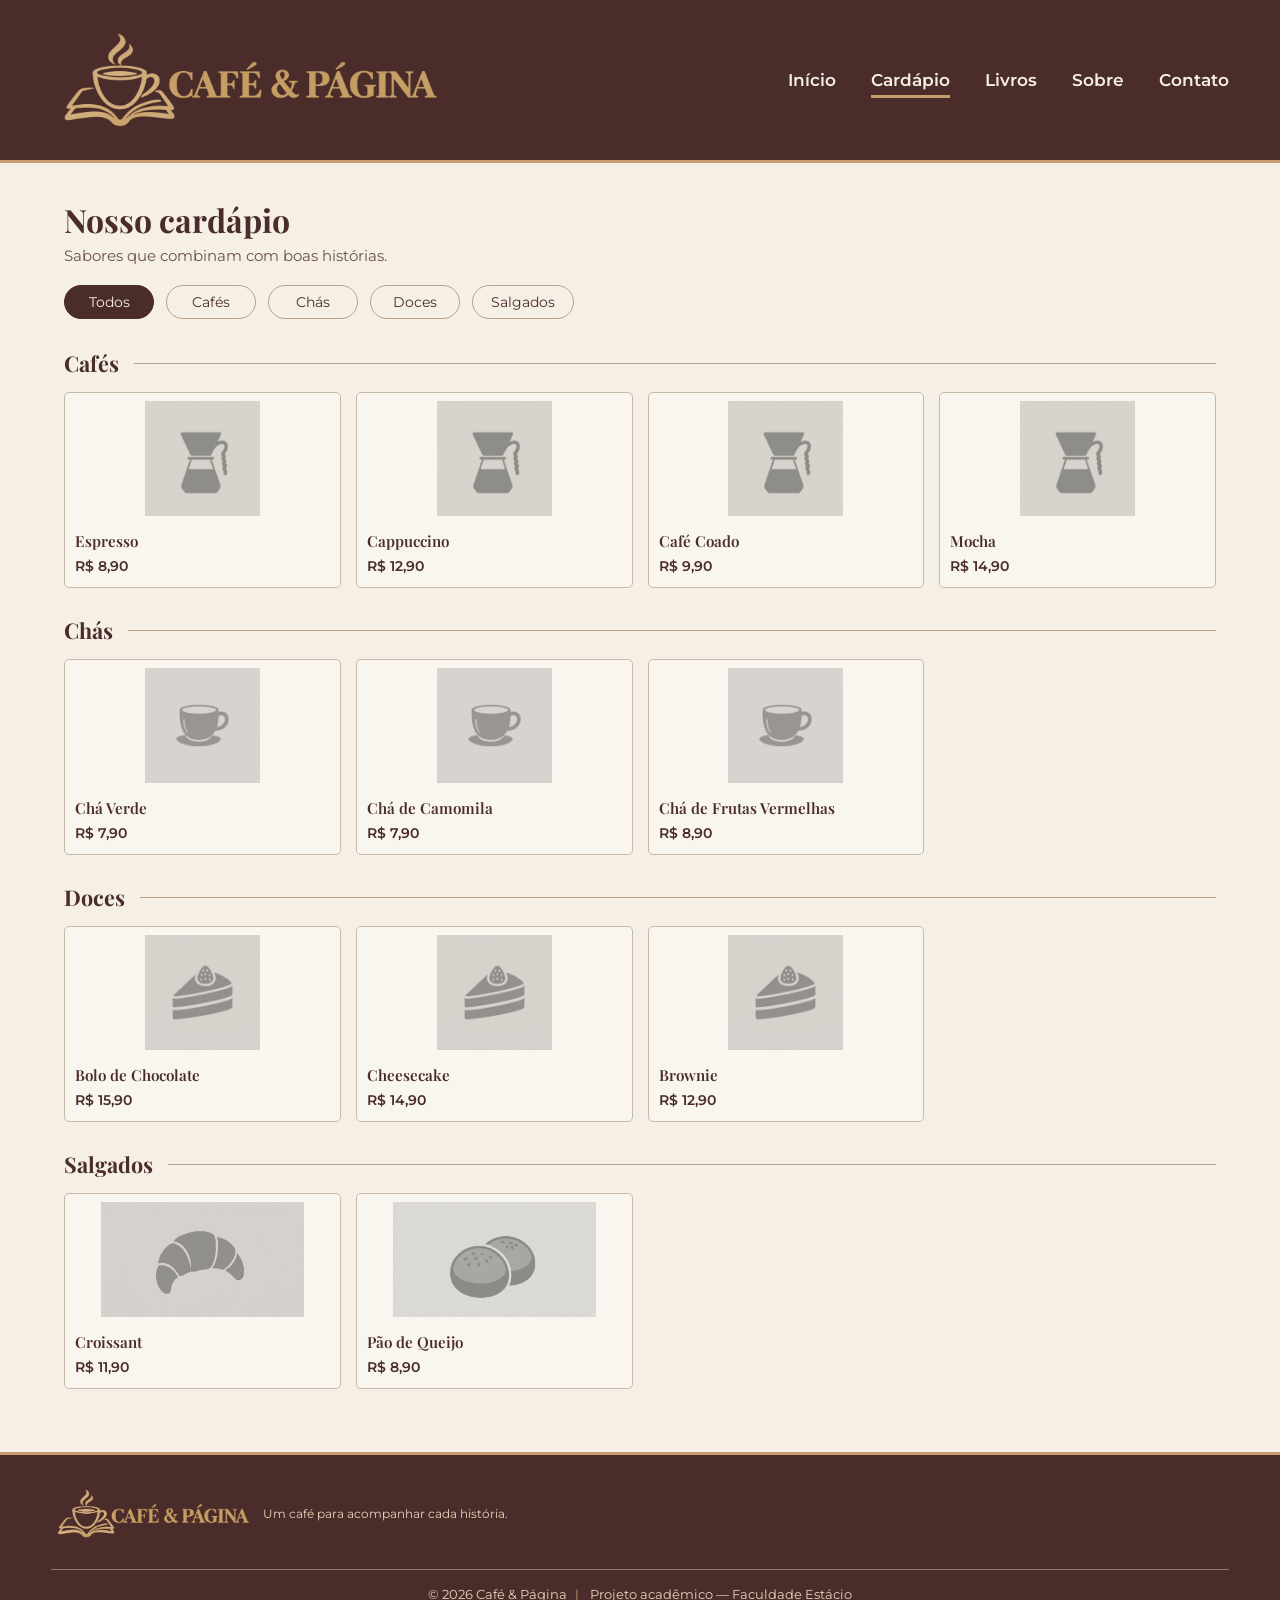
<file: src/pages/cardapio.html>
<!DOCTYPE html>
<html lang="pt-br">
<head>
    <meta charset="UTF-8">
    <meta name="viewport" content="width=device-width, initial-scale=1.0">
    <meta name="viewport" content="width=device-width, initial-scale=1.0">
    <link rel="preconnect" href="https://fonts.googleapis.com">
    <link rel="preconnect" href="https://fonts.gstatic.com" crossorigin>
    <link href="https://fonts.googleapis.com/css2?family=Playfair+Display:ital,wght@0,400..900;1,400..900&display=swap" rel="stylesheet">
    <link href="https://fonts.googleapis.com/css2?family=Montserrat:ital,wght@0,100..900;1,100..900&family=Playfair+Display:ital,wght@0,400..900;1,400..900&display=swap" rel="stylesheet">
    <link rel="stylesheet" href="/src/styles/styles.css">
    <link rel="stylesheet" href="/src/styles/cardapio.css">
    <title>Café e Página - Cardápio</title>
    <link rel="shortcut icon" href="/src/assets/icon/favicon.png" type="image/x-icon">

</head>
<body>
    <header class="cabecalho">
        <nav class="navegacao" aria-label="Menu principal">
            <a href="/src/pages/index.html" class="logo" aria-label="Café & Página - Início">
                <img src="/src/assets/icon/logoClara.png" alt="Logo Café & Página: uma xícara sobre um livro aberto" width="200">
            </a>
            <ul class="menu">
                <li><a href="/src/pages/index.html" >Início</a></li>
                <li><a href="/src/pages/cardapio.html" class="ativo">Cardápio</a></li>
                <li><a href="/src/pages/livros.html">Livros</a></li>
                <li><a href="/src/pages/sobre.html">Sobre</a></li>
                <li><a href="/src/pages/contato.html">Contato</a></li>
            </ul>
        </nav>
    </header>
    <main class="pagina-cardapio">

    <!-- TÍTULO E DESCRIÇÃO -->
    <section class="cardapio-intro">
        <h1>Nosso cardápio</h1>
        <p>Sabores que combinam com boas histórias.</p>

        <!-- NAVEGAÇÃO ENTRE CATEGORIAS -->
        <nav class="filtros-cardapio" aria-label="Categorias do cardápio">
            <a href="#cafes" class="filtro ativo">Todos</a>
            <a href="#cafes" class="filtro">Cafés</a>
            <a href="#chas" class="filtro">Chás</a>
            <a href="#doces" class="filtro">Doces</a>
            <a href="#salgados" class="filtro">Salgados</a>
        </nav>
    </section>

    <!-- CAFÉS -->
    <section class="categoria-cardapio" id="cafes">
        <div class="categoria-titulo">
            <h2>Cafés</h2>
            <span></span>
        </div>

        <div class="cardapio-grid">

            <article class="item-cardapio">
                <div class="item-imagem">
                    <img src="/src/assets/img/iconcoador.png" alt="iamgem de café">
                </div>
                <div class="item-info">
                    <h3>Espresso</h3>
                    <strong>R$ 8,90</strong>
                </div>
            </article>

            <article class="item-cardapio">
                <div class="item-imagem">
                    <img src="/src/assets/img/iconcoador.png" alt="iamgem de café">
                </div>                
                <div class="item-info">
                    <h3>Cappuccino</h3>
                    <strong>R$ 12,90</strong>
                </div>
            </article>

            <article class="item-cardapio">
                <div class="item-imagem">
                    <img src="/src/assets/img/iconcoador.png" alt="iamgem de café">
                </div>                
                <div class="item-info">
                    <h3>Café Coado</h3>
                    <strong>R$ 9,90</strong>
                </div>
            </article>

            <article class="item-cardapio">
                <div class="item-imagem">
                    <img src="/src/assets/img/iconcoador.png" alt="iamgem de café">
                </div>                
                <div class="item-info">
                    <h3>Mocha</h3>
                    <strong>R$ 14,90</strong>
                </div>
            </article>

        </div>
    </section>

    <!-- CHÁS -->
    <section class="categoria-cardapio" id="chas">
        <div class="categoria-titulo">
            <h2>Chás</h2>
            <span></span>
        </div>

        <div class="cardapio-grid">

            <article class="item-cardapio">
                <div class="item-imagem">
                    <img src="/src/assets/img/iconcafe.jpeg" alt="iamgem de café">
                </div>
                <div class="item-info">
                    <h3>Chá Verde</h3>
                    <strong>R$ 7,90</strong>
                </div>
            </article>

            <article class="item-cardapio">
                <div class="item-imagem">
                    <img src="/src/assets/img/iconcafe.jpeg" alt="iamgem de café">
                </div>
                <div class="item-info">
                    <h3>Chá de Camomila</h3>
                    <strong>R$ 7,90</strong>
                </div>
            </article>

            <article class="item-cardapio">
                <div class="item-imagem">
                    <img src="/src/assets/img/iconcafe.jpeg" alt="iamgem de café">
                </div>
                <div class="item-info">
                    <h3>Chá de Frutas Vermelhas</h3>
                    <strong>R$ 8,90</strong>
                </div>
            </article>

        </div>
    </section>

    <!-- DOCES -->
    <section class="categoria-cardapio" id="doces">
        <div class="categoria-titulo">
            <h2>Doces</h2>
            <span></span>
        </div>

        <div class="cardapio-grid">

            <article class="item-cardapio">
                <div class="item-imagem">
                    <img src="/src/assets/img/iconbolo.png" alt="iamgem bolo">
                </div>
                <div class="item-info">
                    <h3>Bolo de Chocolate</h3>
                    <strong>R$ 15,90</strong>
                </div>
            </article>

            <article class="item-cardapio">
                <div class="item-imagem">
                    <img src="/src/assets/img/iconbolo.png" alt="iamgem bolo">
                </div>
                <div class="item-info">
                    <h3>Cheesecake</h3>
                    <strong>R$ 14,90</strong>
                </div>
            </article>

            <article class="item-cardapio">
                <div class="item-imagem">
                    <img src="/src/assets/img/iconbolo.png" alt="iamgem bolo">
                </div>
                <div class="item-info">
                    <h3>Brownie</h3>
                    <strong>R$ 12,90</strong>
                </div>
            </article>

        </div>
    </section>

    <!-- SALGADOS -->
    <section class="categoria-cardapio" id="salgados">
        <div class="categoria-titulo">
            <h2>Salgados</h2>
            <span></span>
        </div>

        <div class="cardapio-grid">

            <article class="item-cardapio">
                <div class="item-imagem">
                    <img src="/src/assets/img/iconcroassant.jpeg" alt="iamgem croassant">
                </div>
                <div class="item-info">
                    <h3>Croissant</h3>
                    <strong>R$ 11,90</strong>
                </div>
            </article>

            <article class="item-cardapio">
                <div class="item-imagem">
                    <img src="/src/assets/img/iconpao.jpeg" alt="iamgem pao">
                </div>
                <div class="item-info">
                    <h3>Pão de Queijo</h3>
                    <strong>R$ 8,90</strong>
                </div>
            </article>

        </div>
    </section>

    </main>
    <footer class="rodape">
        <div class="rodape-conteudo">
            <a href="index.html" class="rodape-logo">
                <img src="/src/assets/icon/logoClara.png" alt="Café & Página">
                <div class="rodape-identidade">
                    <p>Um café para acompanhar cada história.</p>
                </div>
            </a>
        </div>

        <div class="rodape-creditos">
            <p>© 2026 Café & Página<span class="separador">|</span> Projeto acadêmico — Faculdade Estácio</p>
        </div>
    </footer>
</body>
</html>
</file>
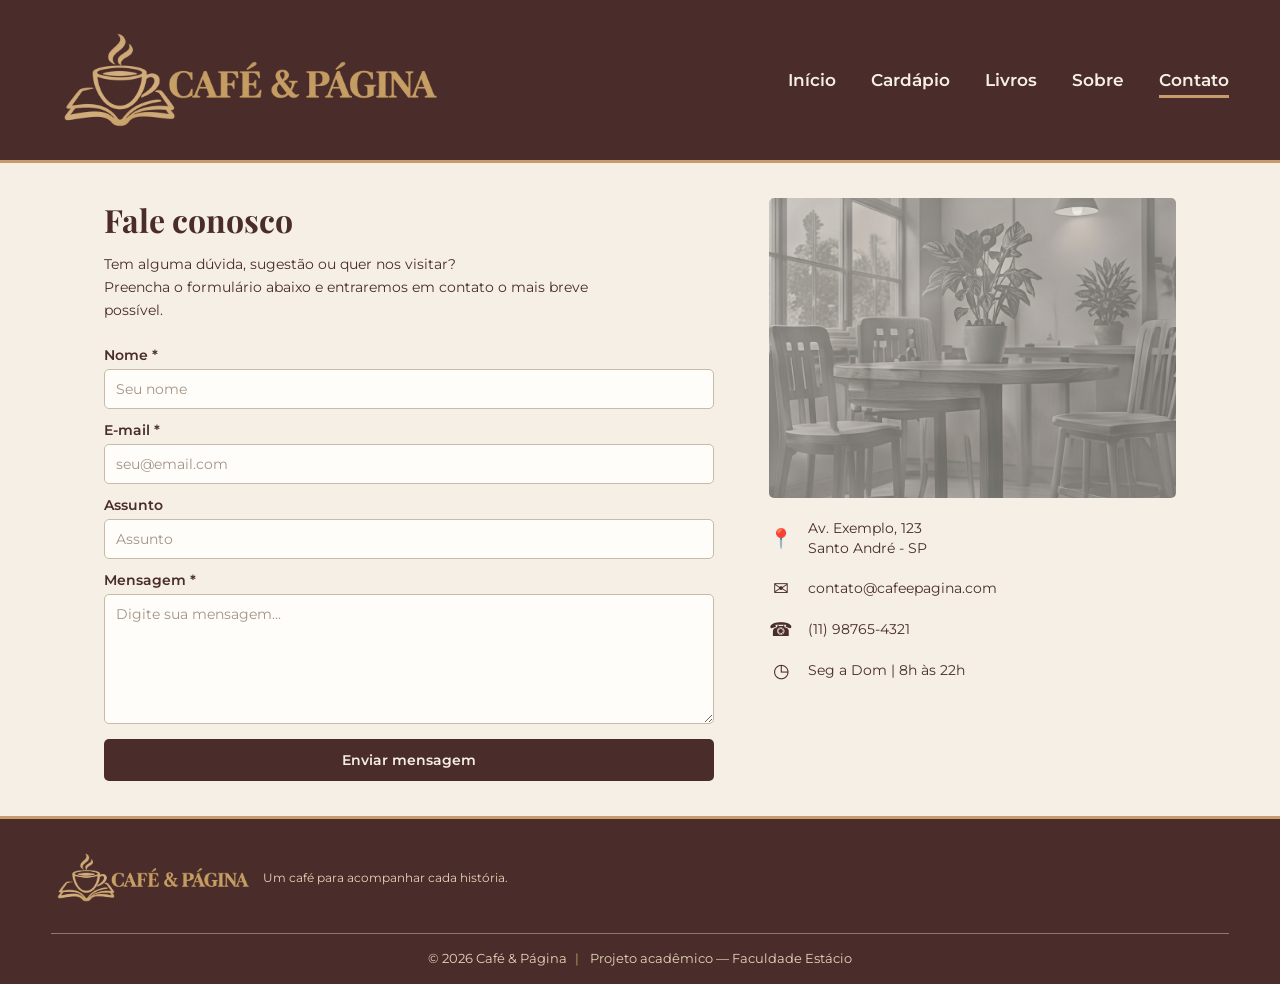
<file: src/pages/contato.html>
<!DOCTYPE html>
<html lang="pt-br">
<head>
    <meta charset="UTF-8">
    <meta name="viewport" content="width=device-width, initial-scale=1.0">
    <meta name="viewport" content="width=device-width, initial-scale=1.0">
    <link rel="preconnect" href="https://fonts.googleapis.com">
    <link rel="preconnect" href="https://fonts.gstatic.com" crossorigin>
    <link href="https://fonts.googleapis.com/css2?family=Playfair+Display:ital,wght@0,400..900;1,400..900&display=swap" rel="stylesheet">
    <link href="https://fonts.googleapis.com/css2?family=Montserrat:ital,wght@0,100..900;1,100..900&family=Playfair+Display:ital,wght@0,400..900;1,400..900&display=swap" rel="stylesheet">
    <link rel="stylesheet" href="/src/styles/styles.css">
    <link rel="stylesheet" href="/src/styles/contato.css">
    <title>Café e Página - Contato</title>
    <link rel="shortcut icon" href="/src/assets/icon/favicon.png" type="image/x-icon">

</head>
<body>
    <header class="cabecalho">
        <nav class="navegacao" aria-label="Menu principal">
            <a href="/src/pages/index.html" class="logo" aria-label="Café & Página - Início">
                <img src="/src/assets/icon/logoClara.png" alt="Logo Café & Página: uma xícara sobre um livro aberto" width="200">
            </a>
            <ul class="menu">
                <li><a href="/src/pages/index.html" >Início</a></li>
                <li><a href="/src/pages/cardapio.html">Cardápio</a></li>
                <li><a href="/src/pages/livros.html">Livros</a></li>
                <li><a href="/src/pages/sobre.html">Sobre</a></li>
                <li><a href="/src/pages/contato.html"class="ativo">Contato</a></li>
            </ul>
        </nav>
    </header>

    <main>

        <section class="secao-contato">

            <div class="contato-formulario">
                <h1>Fale conosco</h1>
                <p class="contato-descricao">
                    Tem alguma dúvida, sugestão ou quer nos visitar?<br>
                    Preencha o formulário abaixo e entraremos em
                    contato o mais breve possível.
                </p>

                <form class="formulario">
                    <div class="campo-contato">
                        <label for="nome">Nome *</label>
                        <input type="text" id="nome" name="nome" placeholder="Seu nome" required>
                    </div>

                    <div class="campo-contato">
                        <label for="email">E-mail *</label>
                        <input type="email" id="email" name="email" placeholder="seu@email.com" required>
                    </div>

                    <div class="campo-contato">
                        <label for="assunto">Assunto</label>
                        <input type="text" id="assunto" name="assunto" placeholder="Assunto">
                    </div>

                    <div class="campo-contato">
                        <label for="mensagem">Mensagem *</label>
                        <textarea id="mensagem" name="mensagem" placeholder="Digite sua mensagem..."required></textarea>
                    </div>

                    <button type="submit" class="botao-enviar">
                        Enviar mensagem
                    </button>

                </form>
            </div>

            <div class="contato-informacoes">

                <div class="contato-imagem">
                    <img src="/src/assets/img/hero-mesa.jpeg" alt="Xícara de café e livros sobre uma mesa da cafeteria">
                </div>

                <div class="lista-informacoes">
                    <div class="item-informacao">
                        <span class="icone-contato" aria-hidden="true">📍</span>
                        <p>
                            Av. Exemplo, 123<br>
                            Santo André - SP
                        </p>
                    </div>

                    <div class="item-informacao">
                        <span class="icone-contato" aria-hidden="true">✉</span>
                        <p>contato@cafeepagina.com</p>
                    </div>

                    <div class="item-informacao">
                        <span class="icone-contato" aria-hidden="true">☎</span>
                        <p>(11) 98765-4321</p>
                    </div>

                    <div class="item-informacao">
                        <span class="icone-contato" aria-hidden="true">◷</span>
                        <p>Seg a Dom | 8h às 22h</p>
                    </div>
                </div>

            </div>

        </section>

    </main>

    <footer class="rodape">
        <div class="rodape-conteudo">
            <a href="index.html" class="rodape-logo">
                <img src="/src/assets/icon/logoClara.png" alt="Café & Página">
                <div class="rodape-identidade">
                    <p>Um café para acompanhar cada história.</p>
                </div>
            </a>
        </div>

        <div class="rodape-creditos">
            <p>© 2026 Café & Página<span class="separador">|</span> Projeto acadêmico — Faculdade Estácio</p>
        </div>
    </footer>
</body>
</html>
</file>
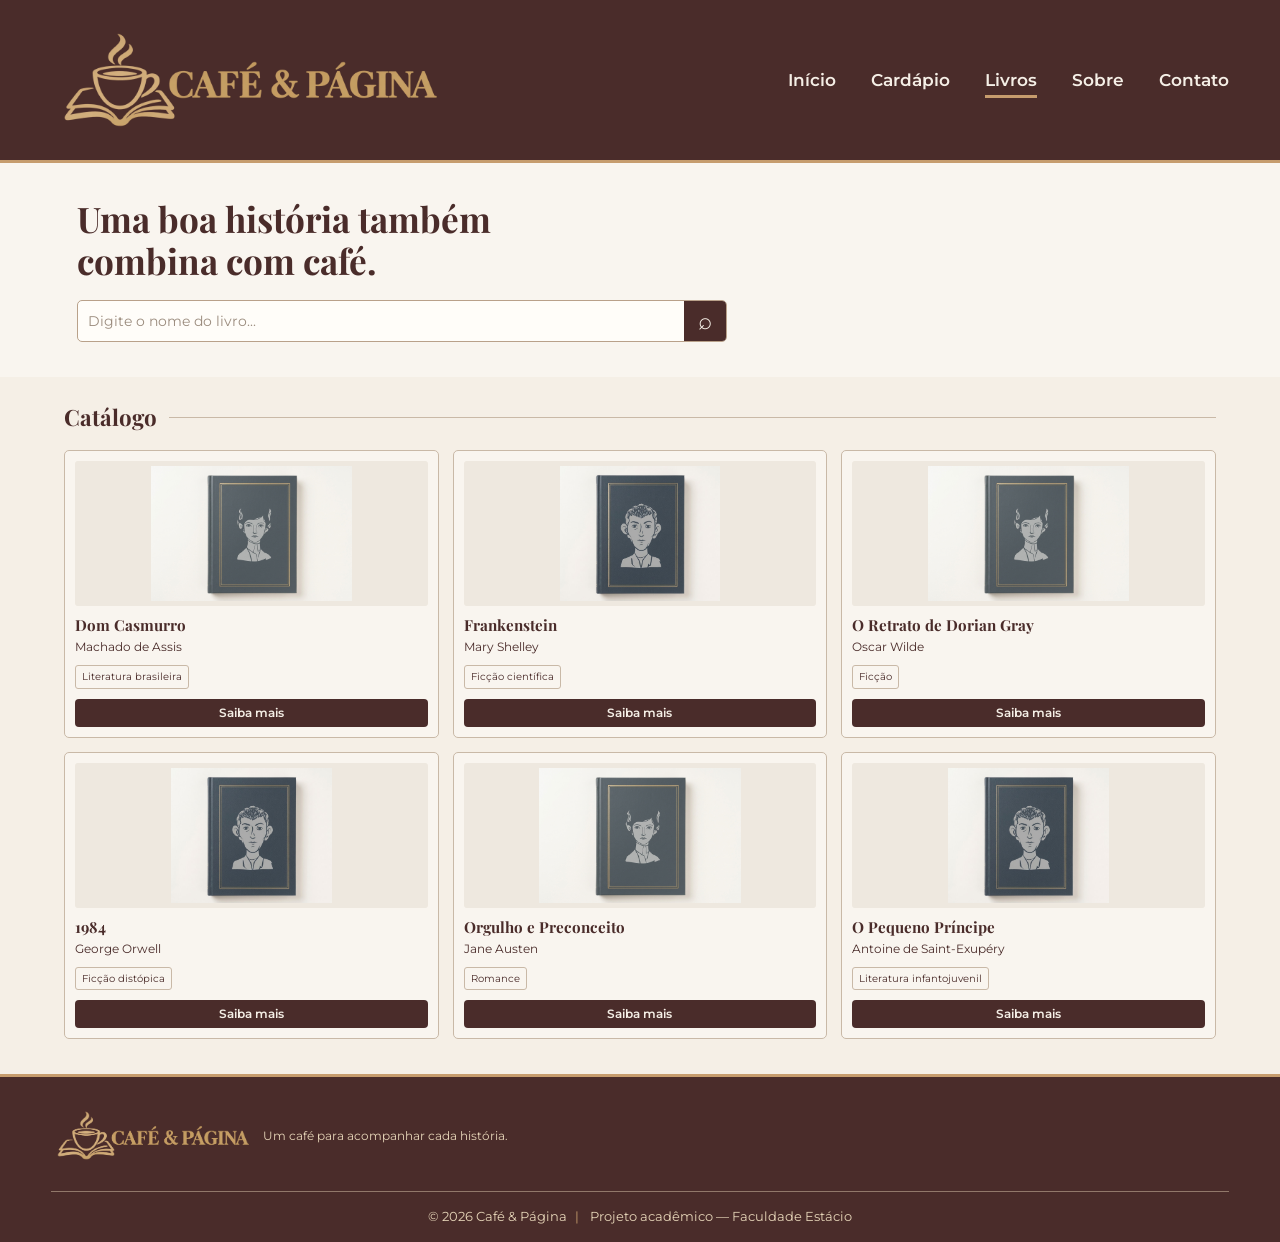
<file: src/pages/livros.html>
<!DOCTYPE html>
<html lang="pt-br">
<head>
    <meta charset="UTF-8">
    <meta name="viewport" content="width=device-width, initial-scale=1.0">
    <meta name="viewport" content="width=device-width, initial-scale=1.0">
    <link rel="preconnect" href="https://fonts.googleapis.com">
    <link rel="preconnect" href="https://fonts.gstatic.com" crossorigin>
    <link href="https://fonts.googleapis.com/css2?family=Playfair+Display:ital,wght@0,400..900;1,400..900&display=swap" rel="stylesheet">
    <link href="https://fonts.googleapis.com/css2?family=Montserrat:ital,wght@0,100..900;1,100..900&family=Playfair+Display:ital,wght@0,400..900;1,400..900&display=swap" rel="stylesheet">
    <link rel="stylesheet" href="/src/styles/styles.css">
    <link rel="stylesheet" href="/src/styles/livros.css">
    <title>Café e Página - Livros</title>
    <link rel="shortcut icon" href="/src/assets/icon/favicon.png" type="image/x-icon">

</head>
<body>
    <header class="cabecalho">
        <nav class="navegacao" aria-label="Menu principal">
            <a href="/src/pages/index.html" class="logo" aria-label="Café & Página - Início">
                <img src="/src/assets/icon/logoClara.png" alt="Logo Café & Página: uma xícara sobre um livro aberto" width="200">
            </a>
            <ul class="menu">
                <li><a href="/src/pages/index.html" >Início</a></li>
                <li><a href="/src/pages/cardapio.html">Cardápio</a></li>
                <li><a href="/src/pages/livros.html" class="ativo">Livros</a></li>
                <li><a href="/src/pages/sobre.html">Sobre</a></li>
                <li><a href="/src/pages/contato.html">Contato</a></li>
            </ul>
        </nav>
    </header>

    <main>
        <section class="livros-hero">
            <h1>Uma boa história também<br>combina com café.</h1>
            <form class="pesquisa-livros" id="form-pesquisa">
                <input type="search" id="pesquisa" placeholder="Digite o nome do livro..." aria-label="Pesquisar livros">
                <button type="submit" aria-label="Pesquisar">⌕</button>
            </form>
        </section>

        <section class="secao-catalogo">
            <div class="secao-titulo">
                <h2>Catálogo</h2>
                <span></span>
            </div>

            <div class="catalogo-grid" id="catalogo">
                <article class="catalogo-card">
                    <div class="livro-capa">
                        <img src="/src/assets/img/iconlivro1.jpeg" alt="Capa do livro Dom Casmurro">
                    </div>
                    <div class="catalogo-info">
                        <h3>Dom Casmurro</h3>
                        <p>Machado de Assis</p>
                        <span class="categoria">Literatura brasileira</span>
                        <a href="#" class="botao-livro">Saiba mais</a>
                    </div>
                </article>

                <article class="catalogo-card">
                    <div class="livro-capa">
                        <img src="/src/assets/img/iconlivro2.png" alt="Capa do livro Frankenstein">
                    </div>
                    <div class="catalogo-info">
                        <h3>Frankenstein</h3>
                        <p>Mary Shelley</p>
                        <span class="categoria">Ficção científica</span>
                        <a href="#" class="botao-livro">Saiba mais</a>
                    </div>
                </article>

                <article class="catalogo-card">
                    <div class="livro-capa">
                        <img src="/src/assets/img/iconlivro1.jpeg" alt="Capa do livro O Retrato de Dorian Gray">
                    </div>
                    <div class="catalogo-info">
                        <h3>O Retrato de Dorian Gray</h3>
                        <p>Oscar Wilde</p>
                        <span class="categoria">Ficção</span>
                        <a href="#" class="botao-livro">Saiba mais</a>
                    </div>
                </article>

                <article class="catalogo-card">
                    <div class="livro-capa">
                        <img src="/src/assets/img/iconlivro2.png" alt="Capa do 1984">
                    </div>
                    <div class="catalogo-info">
                        <h3>1984</h3>
                        <p>George Orwell</p>
                        <span class="categoria">Ficção distópica</span>
                        <a href="#" class="botao-livro">Saiba mais</a>
                    </div>
                </article>

                <article class="catalogo-card">
                    <div class="livro-capa">
                        <img src="/src/assets/img/iconlivro1.jpeg" alt="Capa do livro Orgulho e Preconceito">
                    </div>
                    <div class="catalogo-info">
                        <h3>Orgulho e Preconceito</h3>
                        <p>Jane Austen</p>
                        <span class="categoria">Romance</span>
                        <a href="#" class="botao-livro">Saiba mais</a>
                    </div>
                </article>

                <article class="catalogo-card">
                    <div class="livro-capa">
                        <img src="/src/assets/img/iconlivro2.png" alt="Capa do livro O Pequeno Principe">
                    </div>
                    <div class="catalogo-info">
                        <h3>O Pequeno Príncipe</h3>
                        <p>Antoine de Saint-Exupéry</p>
                        <span class="categoria">Literatura infantojuvenil</span>
                        <a href="#" class="botao-livro">Saiba mais</a>
                    </div>
                </article>

            </div>

            <p class="sem-resultados" id="sem-resultados">
                Nenhum livro encontrado.
            </p>

        </section>

    </main>

    <footer class="rodape">
        <div class="rodape-conteudo">
            <a href="index.html" class="rodape-logo">
                <img src="/src/assets/icon/logoClara.png" alt="Café & Página">
                <div class="rodape-identidade">
                    <p>Um café para acompanhar cada história.</p>
                </div>
            </a>
        </div>

        <div class="rodape-creditos">
            <p>© 2026 Café & Página<span class="separador">|</span> Projeto acadêmico — Faculdade Estácio</p>
        </div>
    </footer>
</body>
</html>
</file>
<file: src/styles/styles.css>
*{
    padding: 0;
    margin: 0;
    box-sizing: border-box;
}
body{
    background-color: #f5efe6;
    font-family: "Montserrat", sans-serif;
    min-height: 100vh;
    display: flex;
    flex-direction: column;
}
main {
    flex: 1;
}

/* MENU */
.cabecalho {
    width: 100%;
    background-color: #4a2c2a;
    border-bottom: 3px solid #C69C6D;
}
.navegacao {
    min-height: 125px;
    padding: 15px 4%;
    display: flex;
    justify-content: space-between;
    align-items: center;
    gap: 30px;
}
.logo {
    display: flex;
    align-items: center;
    flex-shrink: 0;
}
.logo img {
    display: block;
    width: 390px;
    max-width: 100%;
    height: auto;
}
.menu {
    display: flex;
    align-items: center;
    justify-content: center;
    gap: 35px;
    list-style: none;
}
.menu a {
    position: relative;
    display: inline-block;
    padding: 10px 0;
    color: #f5efe6;
    text-decoration: none;
    font-size: 17px;
    font-weight: 600;
    transition: color 0.3s ease;
}
.menu a::after {
    content: "";
    position: absolute;
    left: 0;
    bottom: 2px;
    width: 0;
    height: 3px;
    background-color: #C69C6D;
    transition: width 0.3s ease;
}
/* Efeito ao passar o mouse */
.menu a:hover {
    color: #C69C6D;
}
.menu a:hover::after {
    width: 100%;
}
/* Página atualmente selecionada */
.menu a.ativo::after {
    width: 100%;
}

/* RODAPÉ */

.rodape {
    width: 100%;
    padding: 25px 4% 15px;
    background-color: #4a2c2a;
    font-family: "Montserrat", sans-serif;
    color: #E6D5B8;
    border-top: 3px solid #C69C6D;
}
.rodape-conteudo {
    display: flex;
    align-items: center;
    justify-content: space-between;
    gap: 25px;
    padding-bottom: 22px;
}
.rodape-logo {
    display: flex;
    align-items: center;
    gap: 12px;
    color: #E6D5B8;
    text-decoration: none;
    flex-shrink: 0;
}
.rodape-logo img {
    display: block;
    width: 200px;
    height: auto;
}
.rodape-identidade p {
    font-size: 0.75rem;
    color: #E6D5B8;
}
.rodape-redes {
    display: flex;
    align-items: center;
    gap: 12px;
}
.rodape-redes a {
    display: flex;
    align-items: center;
    justify-content: center;
    width: 30px;
    height: 30px;
    border: 1px solid #E6D5B8;
    border-radius: 50%;
    transition:background-color 0.3s ease, border-color 0.3s ease;
}
.rodape-redes a:hover {
    background-color: #C69C6D;
    border-color: #C69C6D;
}
.rodape-redes img {
    display: block;
    width: 15px;
    height: 15px;
}
.rodape-creditos {
    border-top: 1px solid rgba(230, 213, 184, 0.45);
    padding-top: 15px;
    text-align: center;
}
.rodape-creditos p {
    font-size: 0.8rem;
    line-height: 1.6;
    color: #E6D5B8;
}
.separador {
    margin: 0 8px;
    color: #C69C6D;
}

/* RESPOSIVIDADE MENU */
@media (max-width: 900px) {
    .navegacao {
        flex-direction: column;
        justify-content: center;
        gap: 15px;
        padding: 20px;
    }
    .logo img {
        width: 320px;
    }
    .menu {
        flex-wrap: wrap;
        gap: 12px 25px;
    }
}

@media (max-width: 480px) {
    .logo img {
        width: 280px;
    }
    .menu {
        gap: 8px 18px;
    }
    .menu a {
        font-size: 15px;
    }
}

/* RESPONSIVIDADE RODAPÉ */

@media (max-width: 900px) {
    .rodape-conteudo {
        flex-wrap: wrap;
        justify-content: center;
        text-align: center;
    }
    .rodape-logo {
        width: 100%;
        justify-content: center;
    }
    .rodape-navegacao {
        gap: 15px;
    }
    .rodape-redes {
        width: 100%;
        justify-content: center;
    }
}
@media (max-width: 480px) {
    .rodape {
        padding: 25px 5% 15px;
    }
    .rodape-logo img {
        width: 65px;
    }
    .rodape-identidade h2 {
        font-size: 1rem;
    }
    .rodape-identidade p {
        font-size: 0.7rem;
    }
    .rodape-navegacao {
        gap: 12px 16px;
    }
    .rodape-navegacao a {
        font-size: 0.8rem;
    }
    .rodape-creditos p {
        font-size: 0.72rem;
    }
    .separador {
        margin: 0 4px;
    }
}
</file>
<file: src/styles/cardapio.css>
/* 
.secao-favoritos, .secao-livros {
    padding: 30px 5%;
}
.secao-titulo {
    display: flex;
    align-items: center;
    gap: 15px;
    margin-bottom: 20px;
}
.secao-titulo h2 {
    color: #4a2c2a;
    font-family: "Playfair Display", serif;
    font-size: 1.5rem;
    white-space: nowrap;
}
.secao-titulo span {
    flex: 1;
    height: 1px;
    background-color: #b9a18a;
}
.produtos-grid {
    display: grid;
    grid-template-columns: repeat(3, 1fr);
    gap: 20px;
}
.produto-card {
    overflow: hidden;
    border: 1px solid #c9b9a7;
    border-radius: 5px;
    background-color: #f9f5ef;
    transition: transform 0.3s ease;
}
.produto-card img {
    display: block;
    width: calc(100% - 16px);
    height: 115px;
    margin: 8px auto;
    border-radius: 3px;
    object-fit: contain;
}
.produto-info {
    padding: 8px 12px 12px;
    color: #4a2c2a;
}
.produto-info h3, .livro-info h3 {
    margin-bottom: 5px;
    font-family: "Playfair Display", serif;
    font-size: 1rem;
}
.produto-info p {
    margin-bottom: 8px;
    font-size: 0.85rem;
    line-height: 1.5;
}
.produto-info strong {
    font-size: 0.9rem;
} */

/* ========================================
   PÁGINA DO CARDÁPIO
======================================== */

.pagina-cardapio {
    width: 100%;
    padding: 35px 5%;
    color: #4a2c2a;
}

/* INTRODUÇÃO */

.cardapio-intro {
    margin-bottom: 30px;
}

.cardapio-intro h1 {
    margin-bottom: 5px;
    font-family: "Playfair Display", serif;
    font-size: 2rem;
    color: #4a2c2a;
}

.cardapio-intro p {
    font-size: 0.95rem;
    color: #6b5148;
}

/* FILTROS */

.filtros-cardapio {
    display: flex;
    flex-wrap: wrap;
    gap: 12px;
    margin-top: 20px;
}

.filtro {
    min-width: 90px;
    padding: 8px 18px;
    border: 1px solid #b9a18a;
    border-radius: 25px;
    color: #4a2c2a;
    text-align: center;
    text-decoration: none;
    font-size: 0.85rem;
    transition: 0.3s ease;
}

.filtro:hover,
.filtro.ativo {
    background-color: #4a2c2a;
    border-color: #4a2c2a;
    color: #f5efe6;
}

/* CATEGORIAS */

.categoria-cardapio {
    margin-bottom: 28px;
    scroll-margin-top: 20px;
}

.categoria-titulo {
    display: flex;
    align-items: center;
    gap: 15px;
    margin-bottom: 15px;
}

.categoria-titulo h2 {
    font-family: "Playfair Display", serif;
    font-size: 1.35rem;
    color: #4a2c2a;
}

.categoria-titulo span {
    flex: 1;
    height: 1px;
    background-color: #b9a18a;
}

/* GRID DOS PRODUTOS */

.cardapio-grid {
    display: grid;
    grid-template-columns: repeat(4, minmax(0, 1fr));
    gap: 15px;
}

/* CARD */

.item-cardapio {
    overflow: hidden;
    border: 1px solid #c9b9a7;
    border-radius: 5px;
    background-color: #f9f5ef;
    transition: transform 0.3s ease, box-shadow 0.3s ease;
}

.item-cardapio:hover {
    transform: translateY(-4px);
    box-shadow: 0 4px 10px rgba(74, 44, 42, 0.12);
}

/* IMAGEM / ÁREA ILUSTRATIVA */

/* ÁREA DA IMAGEM */

.item-imagem {
    display: flex;
    align-items: center;
    justify-content: center;
    height: 115px;
    margin: 8px;
    border-radius: 3px;
    overflow: hidden;
}

/* IMAGEM DO PRODUTO */

.item-imagem img {
    display: block;
    width: calc(100% - 16px);
    height: 100%;
    object-fit: contain;
    border-radius: 3px;
}
/* INFORMAÇÕES */

.item-info {
    padding: 7px 10px 12px;
}

.item-info h3 {
    margin-bottom: 5px;
    font-family: "Playfair Display", serif;
    font-size: 0.95rem;
    font-weight: 600;
    color: #4a2c2a;
}

.item-info strong {
    font-size: 0.85rem;
    font-weight: 600;
    color: #4a2c2a;
}

/* ========================================
   RESPONSIVIDADE
======================================== */

@media (max-width: 900px) {
    .cardapio-grid {
        grid-template-columns: repeat(3, minmax(0, 1fr));
    }
}

@media (max-width: 600px) {
    .pagina-cardapio {
        padding: 25px 5%;
    }

    .cardapio-intro h1 {
        font-size: 1.7rem;
    }

    .cardapio-grid {
        grid-template-columns: repeat(2, minmax(0, 1fr));
        gap: 12px;
    }

    .item-imagem {
        height: 95px;
    }

    .filtros-cardapio {
        gap: 8px;
    }

    .filtro {
        min-width: 75px;
        padding: 7px 12px;
        font-size: 0.8rem;
    }
}

@media (max-width: 380px) {
    .cardapio-grid {
        grid-template-columns: 1fr;
    }
}
</file>
<file: src/styles/contato.css>
.secao-contato {
    display: grid;
    grid-template-columns: 1.2fr 0.8fr;
    gap: 55px;
    max-width: 1200px;
    margin: 0 auto;
    padding: 35px 5%;
    color: #4a2c2a;
}
.contato-formulario h1 {
    margin-bottom: 12px;
    font-family: "Playfair Display", serif;
    font-size: 2rem;
    font-weight: 700;
}
.contato-descricao {
    max-width: 520px;
    margin-bottom: 25px;
    font-size: 0.9rem;
    line-height: 1.6;
}
.formulario {
    display: flex;
    flex-direction: column;
    gap: 13px;
}
.campo-contato {
    display: flex;
    flex-direction: column;
    gap: 6px;
}
.campo-contato label {
    font-size: 0.85rem;
    font-weight: 600;
}
.campo-contato input, .campo-contato textarea {
    width: 100%;
    padding: 11px;
    border: 1px solid #c9b9a7;
    border-radius: 5px;
    background-color: #fffdf9;
    color: #4a2c2a;
    font-family: "Montserrat", sans-serif;
    font-size: 0.85rem;
    outline: none;
    transition: border-color 0.3s ease;
}
.campo-contato input:focus, .campo-contato textarea:focus {
    border-color: #8b6b58;
}
.campo-contato input::placeholder, .campo-contato textarea::placeholder {
    color: #a39486;
}
.campo-contato textarea {
    min-height: 130px;
    resize: vertical;
}
.botao-enviar {
    width: 100%;
    padding: 12px;
    margin-top: 2px;
    border: none;
    border-radius: 5px;
    background-color: #4a2c2a;
    color: #f5efe6;
    font-family: "Montserrat", sans-serif;
    font-size: 0.9rem;
    font-weight: 600;
    cursor: pointer;
    transition: background-color 0.3s ease;
}
.botao-enviar:hover {
    background-color: #63413a;
}
.contato-informacoes {
    display: flex;
    flex-direction: column;
    gap: 20px;
}
.contato-imagem {
    width: 100%;
    height: 300px;
    overflow: hidden;
    border-radius: 5px;
}
.contato-imagem img {
    display: block;
    width: 100%;
    height: 100%;
    object-fit: cover;
}
.lista-informacoes {
    display: flex;
    flex-direction: column;
    gap: 17px;
}
.item-informacao {
    display: flex;
    align-items: center;
    gap: 15px;
}
.icone-contato {
    display: flex;
    align-items: center;
    justify-content: center;
    min-width: 24px;
    font-size: 1.2rem;
}
.item-informacao p {
    font-size: 0.85rem;
    line-height: 1.5;
}

/* RESPONSIVIDADE */

@media (max-width: 800px) {
    .secao-contato {
        grid-template-columns: 1fr;
        gap: 35px;
        padding: 30px 6%;
    }
    .contato-informacoes {
        max-width: 550px;
    }
    .contato-imagem {
        height: 280px;
    }
}
@media (max-width: 480px) {
    .secao-contato {
        padding: 25px 5%;
        gap: 30px;
    }
    .contato-formulario h1 {
        font-size: 1.6rem;
    }
    .contato-descricao {
        font-size: 0.82rem;
    }

    .campo-contato input, .campo-contato textarea {
        font-size: 0.8rem;
    }
    .contato-imagem {
        height: 220px;
    }
    .item-informacao p {
        font-size: 0.8rem;
    }
}
</file>
<file: src/styles/livros.css>
.livros-hero {
    padding: 35px 6%;
    background-color: #f9f5ef;
    color: #4a2c2a;
}
.livros-hero h1 {
    margin-bottom: 18px;
    font-family: "Playfair Display", serif;
    font-size: clamp(1.5rem, 3vw, 2.2rem);
    line-height: 1.2;
}
.pesquisa-livros {
    display: flex;
    width: 100%;
    max-width: 650px;
    height: 42px;
    border: 1px solid #b9a18a;
    border-radius: 5px;
    overflow: hidden;
    background-color: #fffdf9;
}
.pesquisa-livros input {
    flex: 1;
    min-width: 0;
    padding: 10px;
    border: none;
    outline: none;
    background: transparent;
    color: #4a2c2a;
    font-family: "Montserrat", sans-serif;
    font-size: 0.85rem;
}
.pesquisa-livros input::placeholder {
    color: #9b8c7e;
}
.pesquisa-livros button {
    width: 42px;
    border: none;
    background-color: #4a2c2a;
    color: #f5efe6;
    font-size: 1.5rem;
    cursor: pointer;
    transition: background-color 0.3s ease;
}
.pesquisa-livros button:hover {
    background-color: #63413a;
}
.secao-catalogo {
    padding: 25px 5% 35px;
}
.secao-catalogo .secao-titulo {
    display: flex;
    align-items: center;
    gap: 12px;
    margin-bottom: 18px;
}
.secao-titulo h2 {
    color: #4a2c2a;
    font-family: "Playfair Display", serif;
    font-size: 1.4rem;
    white-space: nowrap;
}
.secao-titulo span {
    flex: 1;
    height: 1px;
    background-color: #c9b9a7;
}
.catalogo-grid {
    display: grid;
    grid-template-columns: repeat(3, minmax(0, 1fr));
    gap: 14px;
}
.catalogo-card {
    display: flex;
    flex-direction: column;
    min-width: 0;
    padding: 10px;
    border: 1px solid #c9b9a7;
    border-radius: 5px;
    background-color: #f9f5ef;
    transition: transform 0.3s ease, box-shadow 0.3s ease;
}
.catalogo-card:hover {
    transform: translateY(-3px);
    box-shadow: 0 4px 10px rgba(74, 44, 42, 0.12);
}
.livro-capa {
    display: flex;
    align-items: center;
    justify-content: center;
    width: 100%;
    height: 145px;
    padding: 5px;
    margin-bottom: 10px;
    background-color: #eee8df;
    border-radius: 3px;
}
.livro-capa img {
    display: block;
    width: 100%;
    height: 100%;
    object-fit: contain;
}
.catalogo-info {
    display: flex;
    flex-direction: column;
    align-items: flex-start;
    flex: 1;
    color: #4a2c2a;
}
.catalogo-info h3 {
    margin-bottom: 4px;
    font-family: "Playfair Display", serif;
    font-size: 0.95rem;
    line-height: 1.25;
}
.catalogo-info p {
    margin-bottom: 9px;
    font-size: 0.75rem;
    line-height: 1.4;
}
.categoria {
    display: inline-block;
    max-width: 100%;
    padding: 4px 6px;
    margin-bottom: 10px;
    border: 1px solid #c9b9a7;
    border-radius: 3px;
    font-size: 0.65rem;
    line-height: 1.3;
}
.botao-livro {
    display: block;
    width: 100%;
    margin-top: auto;
    padding: 7px 5px;
    border-radius: 4px;
    background-color: #4a2c2a;
    color: #f5efe6;
    font-size: 0.72rem;
    font-weight: 600;
    text-align: center;
    text-decoration: none;
    transition: background-color 0.3s ease;
}
.botao-livro:hover {
    background-color: #63413a;
}
.sem-resultados {
    display: none;
    padding: 25px 0;
    color: #4a2c2a;
    text-align: center;
    font-size: 0.9rem;
}

/* RESPONSIVIDADE */

@media (max-width: 900px) {
    .catalogo-grid {
        gap: 10px;
    }
    .livro-capa {
        height: 120px;
    }
}
@media (max-width: 600px) {
    .livros-hero {
        padding: 25px 6%;
    }
    .livros-hero h1 {
        font-size: 1.35rem;
    }
    .secao-catalogo {
        padding: 20px 5%;
    }
    .catalogo-grid {
        grid-template-columns: repeat(3, minmax(0, 1fr));
        gap: 7px;
    }
    .catalogo-card {
        padding: 6px;
    }
    .livro-capa {
        height: 85px;
        margin-bottom: 7px;
        padding: 3px;
    }
    .catalogo-info h3 {
        font-size: 0.68rem;
    }
    .catalogo-info p {
        font-size: 0.58rem;
        margin-bottom: 6px;
    }
    .categoria {
        padding: 3px 4px;
        margin-bottom: 7px;
        font-size: 0.52rem;
    }
    .botao-livro {
        padding: 5px 2px;
        font-size: 0.58rem;
    }
    .secao-catalogo .secao-titulo h2 {
        font-size: 1.1rem;
    }
}
</file>
